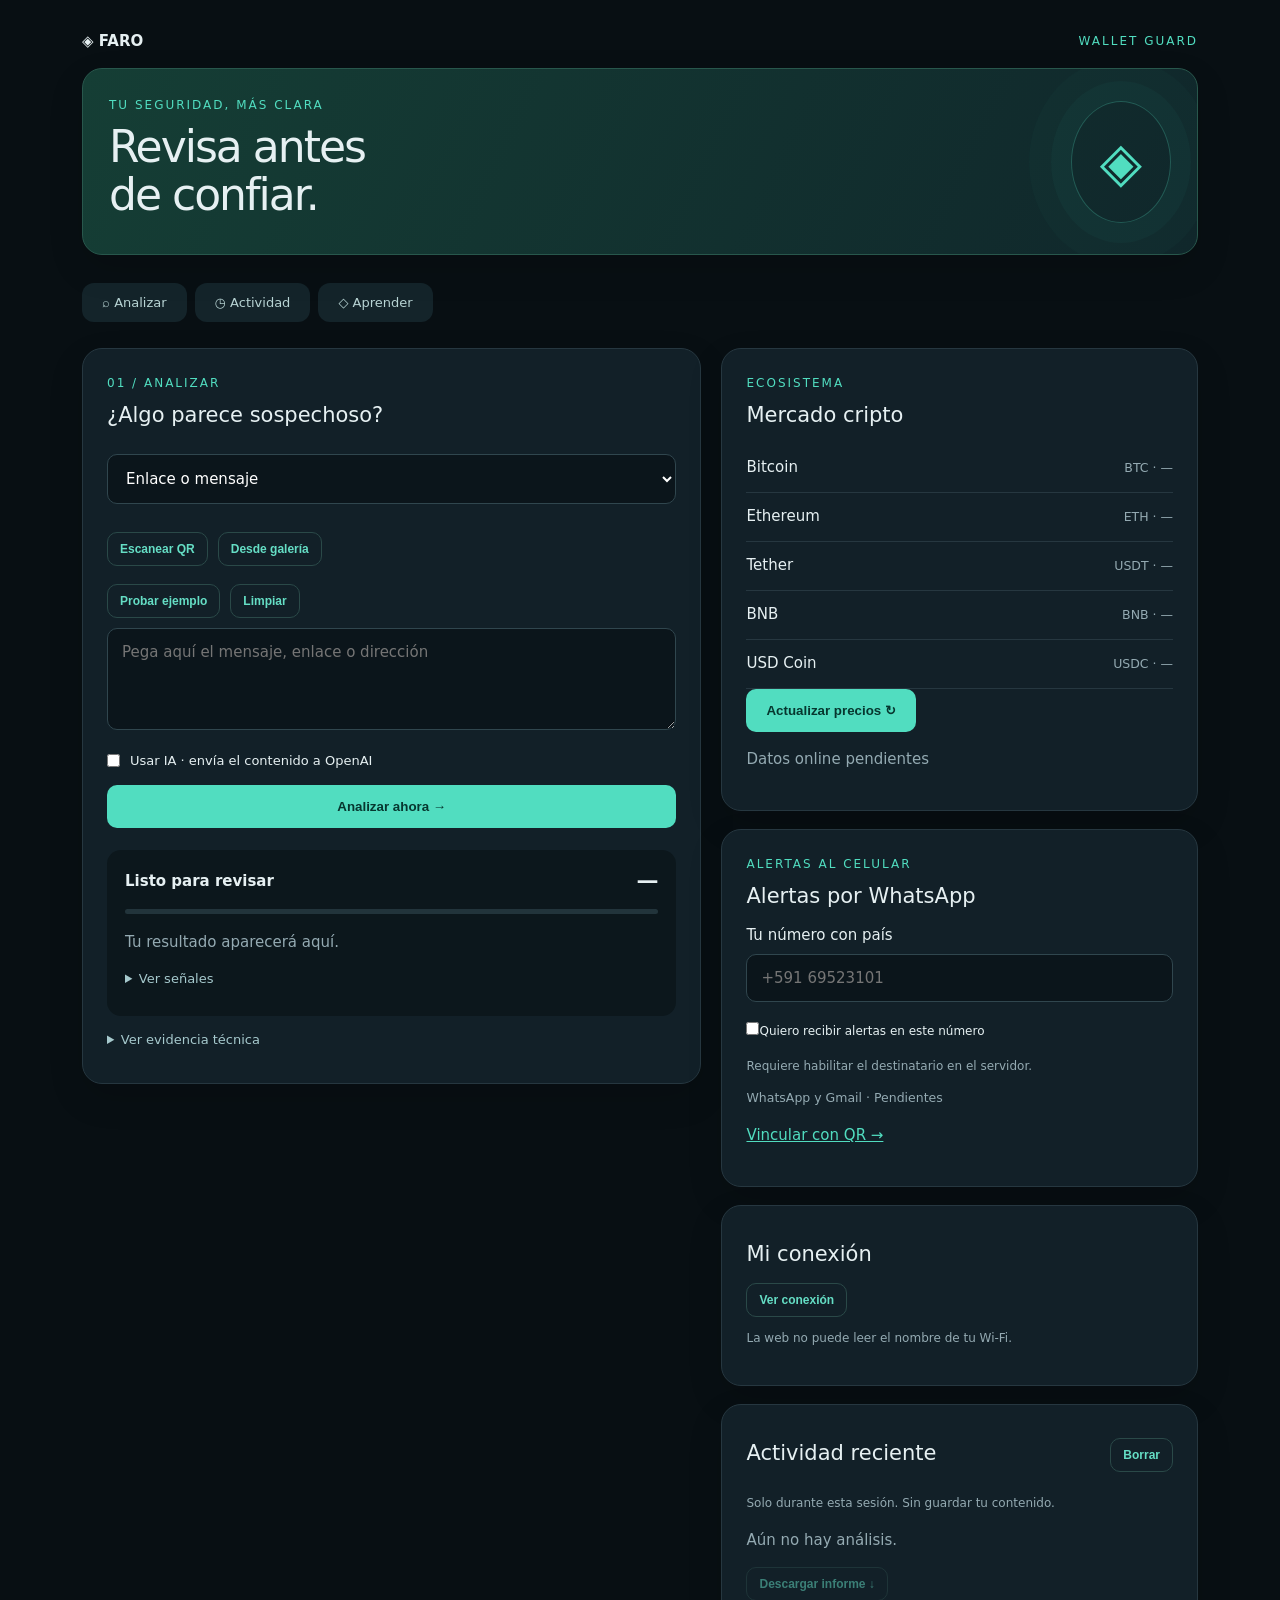
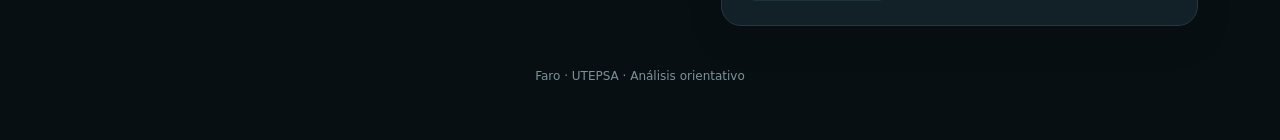
<file: static/faro.html>
<!doctype html><html lang="es"><meta charset="utf-8"><meta name="viewport" content="width=device-width,initial-scale=1"><title>Faro · Protección cripto</title><link rel="stylesheet" href="/static/faro.css"><style>*{box-sizing:border-box}body{margin:0;background:#080f13;color:#e6f0f2;font:15px system-ui}main{max-width:1050px;margin:auto;padding:32px 22px}header,nav,.row{display:flex;justify-content:space-between;align-items:center;gap:16px}small,p{color:#94aab2;line-height:1.6}h1{font-size:42px;font-weight:500;letter-spacing:-2px}h2{font-size:21px;font-weight:500}.tag{color:#51ddc0;font-size:12px;letter-spacing:2px}.grid{display:grid;grid-template-columns:1.3fr 1fr;gap:20px}.card{background:#122028;border:1px solid #263740;border-radius:20px;padding:24px;margin:18px 0}.hero{background:#12342f}textarea,input,select{width:100%;background:#0b151b;border:1px solid #30464e;border-radius:10px;color:white;padding:14px;margin:10px 0;font:inherit}button{border:0;border-radius:10px;padding:14px 20px;background:#51ddc0;color:#07372f;font-weight:600;cursor:pointer}button:disabled{opacity:.5}nav a{color:#93aeb7;text-decoration:none;font-size:13px}#result{white-space:pre-wrap;line-height:1.7}.coin{padding:14px 0;border-bottom:1px solid #263740}.orb{font-size:55px;color:#51ddc0}footer{padding:25px;text-align:center;color:#7b929a;font-size:12px}@media(max-width:650px){.grid{grid-template-columns:1fr}h1{font-size:34px}main{padding:22px 16px}}</style><main><header><b>◈ FARO</b><span class="tag">WALLET GUARD</span></header><section class="card hero"><div class="row"><div><span class="tag">TU SEGURIDAD, MÁS CLARA</span><h1>Revisa antes<br>de confiar.</h1></div><span class="orb">◈</span></div></section><nav class="tabs" aria-label="Navegación"><a href="#analysis" data-view="main">⌕ Analizar</a><a href="#activity" data-view="main">◷ Actividad</a><a href="#learn" data-view="learn">◇ Aprender</a></nav><div class="grid"><section><div class="card" id="analysis"><span class="tag">01 / ANALIZAR</span><h2>¿Algo parece sospechoso?</h2><select id="mode" aria-label="Tipo de análisis"><option value="url">Enlace o mensaje</option><option value="wallet">Wallet o contenido de QR</option></select><div class="examples"><button type="button" id="scan-camera">Escanear QR</button><button type="button" id="scan-photo">Desde galería</button></div><input hidden id="qr-file" type="file" accept="image/*"><section id="camera-box" hidden><video id="qr-video" playsinline muted style="width:100%;border-radius:14px"></video><button type="button" id="stop-camera">Cerrar cámara</button></section><p id="qr-status" role="status" class="hint"></p><div class="examples"><button type="button" id="example">Probar ejemplo</button><button type="button" id="clear">Limpiar</button></div><textarea maxlength="12000" id="content" rows="4" placeholder="Pega aquí el mensaje, enlace o dirección" aria-label="Contenido a analizar"></textarea><input hidden id="trusted" placeholder="Wallet de referencia (opcional)" aria-label="Wallet de referencia"><label style="display:flex;align-items:center;gap:10px;font-size:13px"><input id="use-ai" type="checkbox" style="width:auto">Usar IA · envía el contenido a OpenAI</label><button id="run">Analizar ahora →</button><section id="resultbox" class="resultbox"><div class="row"><b id="risklabel">Listo para revisar</b><span id="score">—</span></div><div class="meter"><i id="bar"></i></div><p id="result" role="status">Tu resultado aparecerá aquí.</p><div id="primary-signal"></div><details><summary>Ver señales</summary><div id="findings"></div></details></section><details><summary>Ver evidencia técnica</summary><pre id="detail" style="white-space:pre-wrap;overflow-wrap:anywhere"></pre></details></div></section><aside><div class="card"><span class="tag">ECOSISTEMA</span><h2>Mercado cripto</h2><div id="coins"></div><button id="refresh">Actualizar precios ↻</button><p id="market" role="status">Datos online pendientes</p></div><div class="card"><span class="tag">ALERTAS AL CELULAR</span><h2>Alertas por WhatsApp</h2><label for="alert-phone">Tu número con país</label><input id="alert-phone" type="tel" autocomplete="tel" placeholder="+591 69523101" maxlength="20"><label class="hint"><input id="alert-consent" type="checkbox" style="width:auto">Quiero recibir alertas en este número</label><p class="hint">Requiere habilitar el destinatario en el servidor.</p><small>WhatsApp y Gmail · Pendientes</small><p><a href="/whatsapp" style="color:#51ddc0">Vincular con QR →</a></p><small></small></div><div class="card"><h2>Mi conexión</h2><button type="button" id="check-network" class="quiet">Ver conexión</button><p id="network-status" class="hint" role="status">La web no puede leer el nombre de tu Wi-Fi.</p></div><div class="card" id="activity"><div class="row"><h2>Actividad reciente</h2><button id="erase" class="quiet">Borrar</button></div><p class="hint">Solo durante esta sesión. Sin guardar tu contenido.</p><div id="history"><p>Aún no hay análisis.</p></div><button id="export" class="quiet" disabled>Descargar informe ↓</button></div></aside></div><section id="learn" hidden><div class="card"><span class="tag">APRENDE A PROTEGERTE</span><h2>Tu wallet, sin misterios</h2><p>Una wallet permite gestionar las claves con las que autorizas operaciones. Tus criptomonedas están registradas en la blockchain; la wallet te permite acceder a ellas.</p><details open><summary>Dirección pública</summary><p>Es el destino que puedes compartir para recibir fondos. Revisa toda la dirección y la red: direcciones parecidas pueden pertenecer a personas distintas.</p></details><details><summary>Frase semilla y clave privada</summary><p>Permiten controlar los activos. No las pegues aquí ni las compartas con supuestos agentes de soporte. Guárdalas fuera de línea y sigue las instrucciones oficiales de tu wallet.</p></details><details><summary>¿Qué es el phishing?</summary><p>Es un engaño para que entregues información o autorices acciones. Puede llegar por correo, chat o un QR. Busca dominios alterados, premios inesperados y mensajes que te presionan.</p><p>En https://google.com@192.0.2.10 el destino real es la dirección después de @. La parte anterior puede ser un señuelo.</p></details><details><summary>¿Qué significa approve?</summary><p>Es un permiso para que un contrato use determinados tokens. Puede ser legítimo. Un permiso ilimitado aumenta la exposición; revisa quién lo recibe y cuánto puede mover. El permiso por sí solo no demuestra robo.</p></details><details><summary>¿Escanear un QR es seguro?</summary><p>Un QR contiene datos; no certifica a su emisor. Vincula WhatsApp solo cuando tú inicias la conexión en un equipo de confianza. Si desconoces el dispositivo, no lo vincules.</p></details><details><summary>Si sospechas una estafa</summary><p>Detente. No firmes ni envíes dinero. Conserva capturas y consulta el soporte oficial. Si compartiste tu frase semilla, busca ayuda oficial para proteger los activos restantes desde un dispositivo confiable.</p></details><details><summary>Qué puede comprobar Faro</summary><p>Faro detecta patrones mediante reglas. No verifica la identidad de cada persona ni garantiza que un enlace o wallet sea seguro. No bloquea transferencias. Un puntaje bajo indica ausencia de señales detectadas, no una certificación.</p></details></div></section><footer>Faro · UTEPSA · Análisis orientativo</footer></main><script src="/static/faro.js"></script><script type="module" src="/static/qr-reader.js"></script><script src="/static/connection.js"></script></html>
</file>
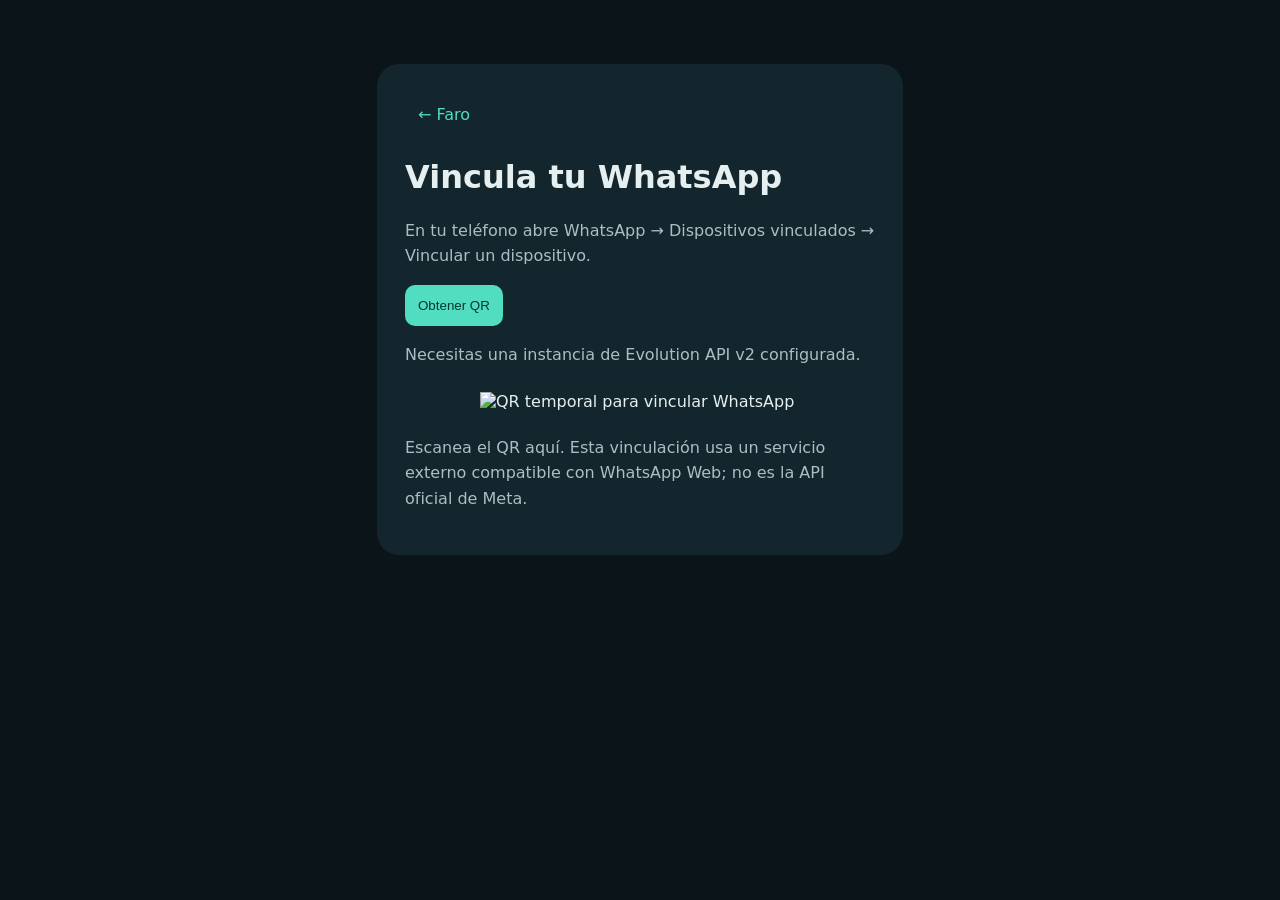
<file: static/whatsapp.html>
<!doctype html><html lang="es"><meta charset="utf-8"><meta name="viewport" content="width=device-width,initial-scale=1"><title>Faro · Vincular WhatsApp</title><style>body{background:#0a1419;color:#e5efef;font:16px system-ui;margin:0;padding:24px}main{max-width:470px;margin:40px auto;background:#14262d;padding:28px;border-radius:22px}p{color:#a9bfc3;line-height:1.6}button,a{background:#51ddc0;border:0;border-radius:10px;padding:13px;color:#07372f;cursor:pointer}img{width:100%;max-width:320px;display:block;margin:24px auto}a{display:inline-block;text-decoration:none;background:transparent;color:#51ddc0}button:disabled{opacity:.5}</style><main><a href="/">← Faro</a><h1>Vincula tu WhatsApp</h1><p>En tu teléfono abre WhatsApp → Dispositivos vinculados → Vincular un dispositivo.</p><button id="connect">Obtener QR</button><p id="status" role="status">Necesitas una instancia de Evolution API v2 configurada.</p><img id="qr" hidden alt="QR temporal para vincular WhatsApp"><p>Escanea el QR aquí. Esta vinculación usa un servicio externo compatible con WhatsApp Web; no es la API oficial de Meta.</p></main><script>
const b=document.getElementById('connect'),s=document.getElementById('status'),q=document.getElementById('qr');b.onclick=async()=>{b.disabled=true;q.hidden=true;q.removeAttribute('src');s.textContent='Solicitando QR…';try{const r=await fetch('/api/whatsapp/connect',{method:'POST',headers:{'Content-Type':'application/json'},body:'{}'});const d=await r.json();if(!r.ok)throw Error(d.error);if(d.connected){s.textContent='WhatsApp conectado.';return}if(typeof d.qr!=='string'||!/^data:image\/png;base64,[A-Za-z0-9+/=\r\n]+$/.test(d.qr))throw Error('No hay QR disponible. Verifica la instancia o solicita uno nuevo.');q.src=d.qr;q.hidden=false;s.textContent='Escanea este QR desde tu teléfono. Si vence, solicita otro.';setTimeout(()=>{q.hidden=true;q.removeAttribute('src');s.textContent='QR oculto por seguridad. Solicita otro si lo necesitas.'},45000)}catch(e){s.textContent=e.message||'No se pudo generar el QR.'}finally{b.disabled=false}};
</script></html>
</file>
<file: static/faro.css>
html{scroll-behavior:smooth}body{background:radial-gradient(ellipse at 70% 0,#17342f55,transparent 55%),#080f13}main{max-width:1160px!important}.hero{position:relative;overflow:hidden;padding:36px!important;border-color:#28574c!important;background:linear-gradient(115deg,#153e35,#10272b)!important}.hero h1{font-size:clamp(34px,5vw,58px);line-height:1.08;margin:22px 0}.orb{border:1px solid #51ddc045;border-radius:50%;padding:28px;box-shadow:0 0 0 20px #51ddc008,0 0 0 42px #51ddc005}.tabs{justify-content:flex-start;margin:28px 0 8px;gap:8px}.tabs a{padding:12px 20px;border-radius:12px;background:#14242a;color:#b8d4d4}.tabs a:hover{background:#204439;color:#67eed0}.card{box-shadow:0 14px 35px #0002}.card h2{margin-top:12px}.examples{display:flex;gap:10px;margin-top:18px}.examples button,.quiet{background:transparent;color:#65dec5;border:1px solid #2a4948;padding:9px 12px;font-size:12px}button:hover{filter:brightness(1.12)}button:focus-visible,a:focus-visible,summary:focus-visible{outline:2px solid #71ffe1;outline-offset:4px}textarea:focus,input:focus,select:focus{outline:2px solid #51ddc0;outline-offset:2px}#run{width:100%;margin-top:8px}.resultbox{background:#0c171c;border-radius:14px;padding:18px;margin:22px 0 16px}.meter{height:5px;border-radius:9px;background:#22343b;margin:16px 0;overflow:hidden}.meter i{display:block;height:100%;width:0;transition:width .5s;background:#51ddc0}.finding{padding:12px 0;border-top:1px solid #27373e;font-size:13px}.finding small{display:block;margin-top:6px;overflow-wrap:anywhere}#score{font-size:22px;font-weight:600}.hint{font-size:12px}.coin{display:flex;justify-content:space-between;gap:12px}.coin b{font-weight:500}.historyrow{border-top:1px solid #27373e;padding:12px 0;font-size:13px;display:flex;justify-content:space-between;gap:10px}summary{cursor:pointer;color:#a6c9cd;font-size:13px;margin:12px 0}pre{font-size:12px}#trusted[hidden]{display:none}@media(max-width:650px){.orb{padding:12px;font-size:32px}.hero{padding:24px!important}.tabs{position:sticky;top:0;background:#080f13ee;z-index:2;padding:10px 0}.tabs a{flex:1;text-align:center;padding:12px 8px}.grid{gap:0}.card{padding:20px}}

[hidden]{display:none!important}#primary-signal{font-size:13px;color:#a9c6c8}#learn{max-width:800px;margin:auto}#learn p{font-size:16px;line-height:1.85}#learn summary{font-size:17px;padding:12px 0}.hero h1{margin:10px 0!important;font-size:clamp(30px,4vw,44px)!important}.hero{padding:26px!important}
</file>
